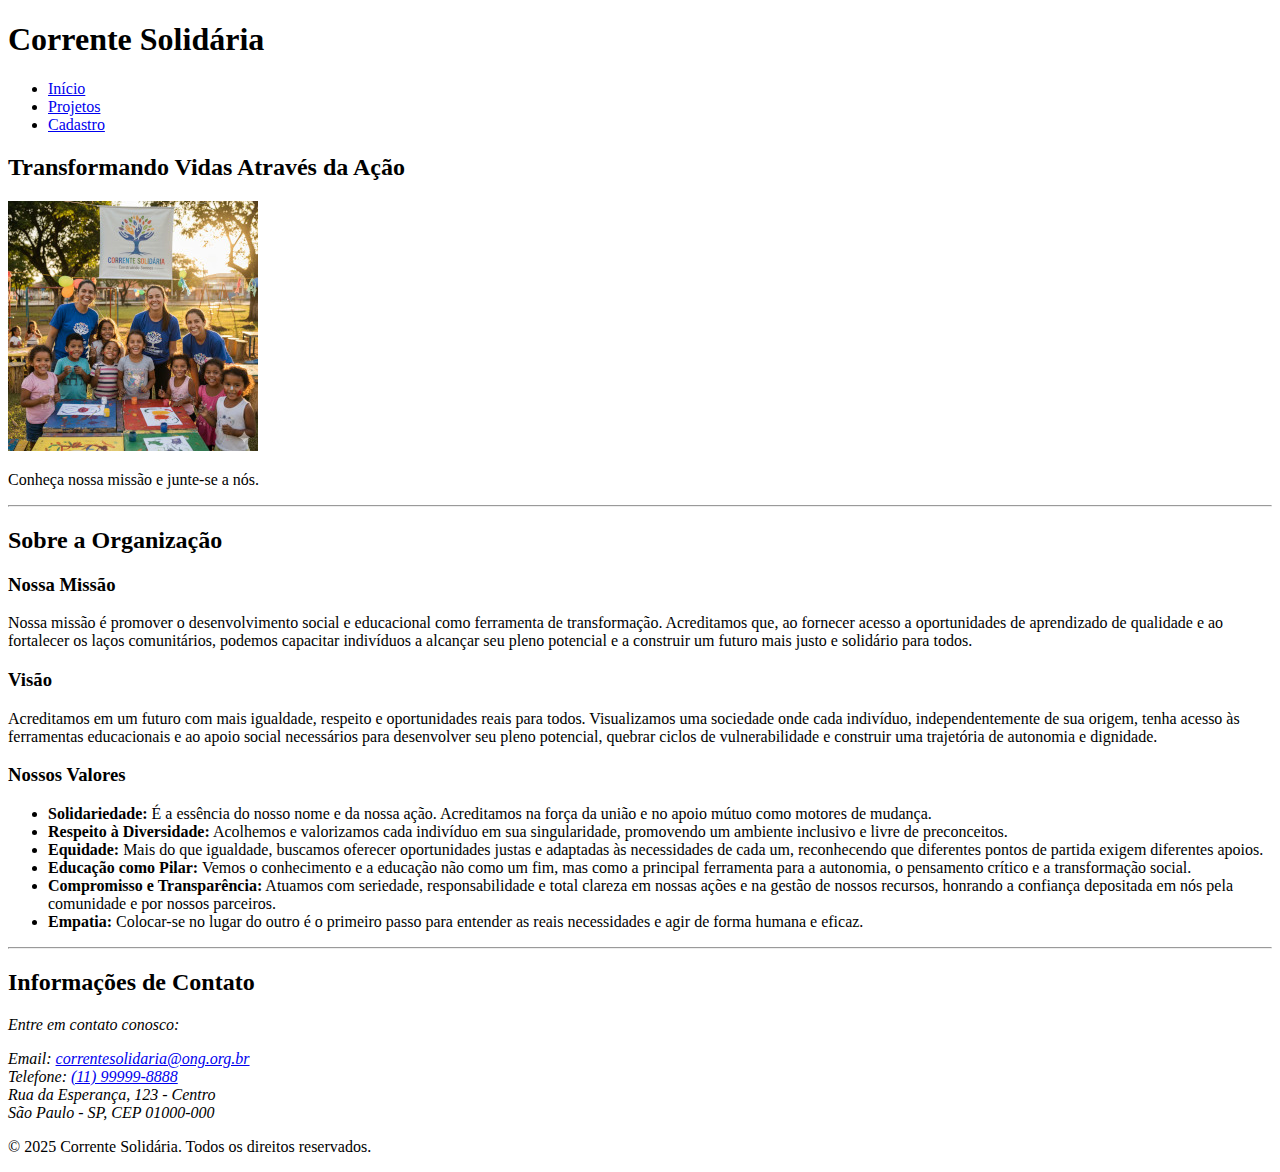
<file: Atividade I/index.html>
<!DOCTYPE html>
<html lang="pt-BR">
<head>
    <meta charset="UTF-8">
    <meta name="viewport" content="width=device-width, initial-scale=1.0">
    <title>Corrente Solidária</title>
    <meta name="description" content="Conheça a Corrente Solidária, nossos projetos sociais e como você pode ajudar.">
</head>
<body>
    <header>
        <h1>Corrente Solidária</h1>
        <nav>
            <ul>
                <li><a href="index.html">Início</a></li>
                <li><a href="projetos.html">Projetos</a></li>
                <li><a href="cadastro.html">Cadastro</a></li>
            </ul>
        </nav>
    </header>
    <main>
        <section id="banner-principal">
            <h2>Transformando Vidas Através da Ação</h2>
            <img src="imagens/imagem-1.jpg" alt="Crianças e voluntários na ONG">
            <p>Conheça nossa missão e junte-se a nós.</p>
        </section>
            <hr>
        <section id="sobre-nos">
            <h2>Sobre a Organização</h2>
            <article>
                <h3>Nossa Missão</h3>
                <p>Nossa missão é promover o desenvolvimento social e educacional como ferramenta de transformação. Acreditamos que, ao fornecer acesso a oportunidades de aprendizado de qualidade e ao fortalecer os laços comunitários, podemos capacitar indivíduos a alcançar seu pleno potencial e a construir um futuro mais justo e solidário para todos.</p>
            </article>
            <article>
                <h3>Visão</h3>
                <p>Acreditamos em um futuro com mais igualdade, respeito e oportunidades reais para todos. Visualizamos uma sociedade onde cada indivíduo, independentemente de sua origem, tenha acesso às ferramentas educacionais e ao apoio social necessários para desenvolver seu pleno potencial, quebrar ciclos de vulnerabilidade e construir uma trajetória de autonomia e dignidade.</p>
                <h3>Nossos Valores</h3>
                <ul>
                    <li><strong>Solidariedade:</strong> É a essência do nosso nome e da nossa ação. Acreditamos na força da união e no apoio mútuo como motores de mudança.</li>
                    <li><strong>Respeito à Diversidade:</strong> Acolhemos e valorizamos cada indivíduo em sua singularidade, promovendo um ambiente inclusivo e livre de preconceitos.</li>
                    <li><strong>Equidade:</strong> Mais do que igualdade, buscamos oferecer oportunidades justas e adaptadas às necessidades de cada um, reconhecendo que diferentes pontos de partida exigem diferentes apoios.</li>
                    <li><strong>Educação como Pilar:</strong> Vemos o conhecimento e a educação não como um fim, mas como a principal ferramenta para a autonomia, o pensamento crítico e a transformação social.</li>
                    <li><strong>Compromisso e Transparência:</strong> Atuamos com seriedade, responsabilidade e total clareza em nossas ações e na gestão de nossos recursos, honrando a confiança depositada em nós pela comunidade e por nossos parceiros.</li>
                    <li><strong>Empatia:</strong> Colocar-se no lugar do outro é o primeiro passo para entender as reais necessidades e agir de forma humana e eficaz.</li>
                </ul>
            </article>
        </section>
                    <hr>
        <section id="contato">
            <h2>Informações de Contato</h2>
            <address>
                <p>Entre em contato conosco:</p>
                Email: <a href="mailto:correntesolidaria@ong.org.br">correntesolidaria@ong.org.br</a><br>
                Telefone: <a href="tel:+5511999998888">(11) 99999-8888</a><br>
                Rua da Esperança, 123 - Centro<br>
                São Paulo - SP, CEP 01000-000
            </address>
        </section>
    </main>
    <footer>
        <p>&copy; 2025 Corrente Solidária. Todos os direitos reservados.</p>
    </footer>
</body>
</html>
</file>
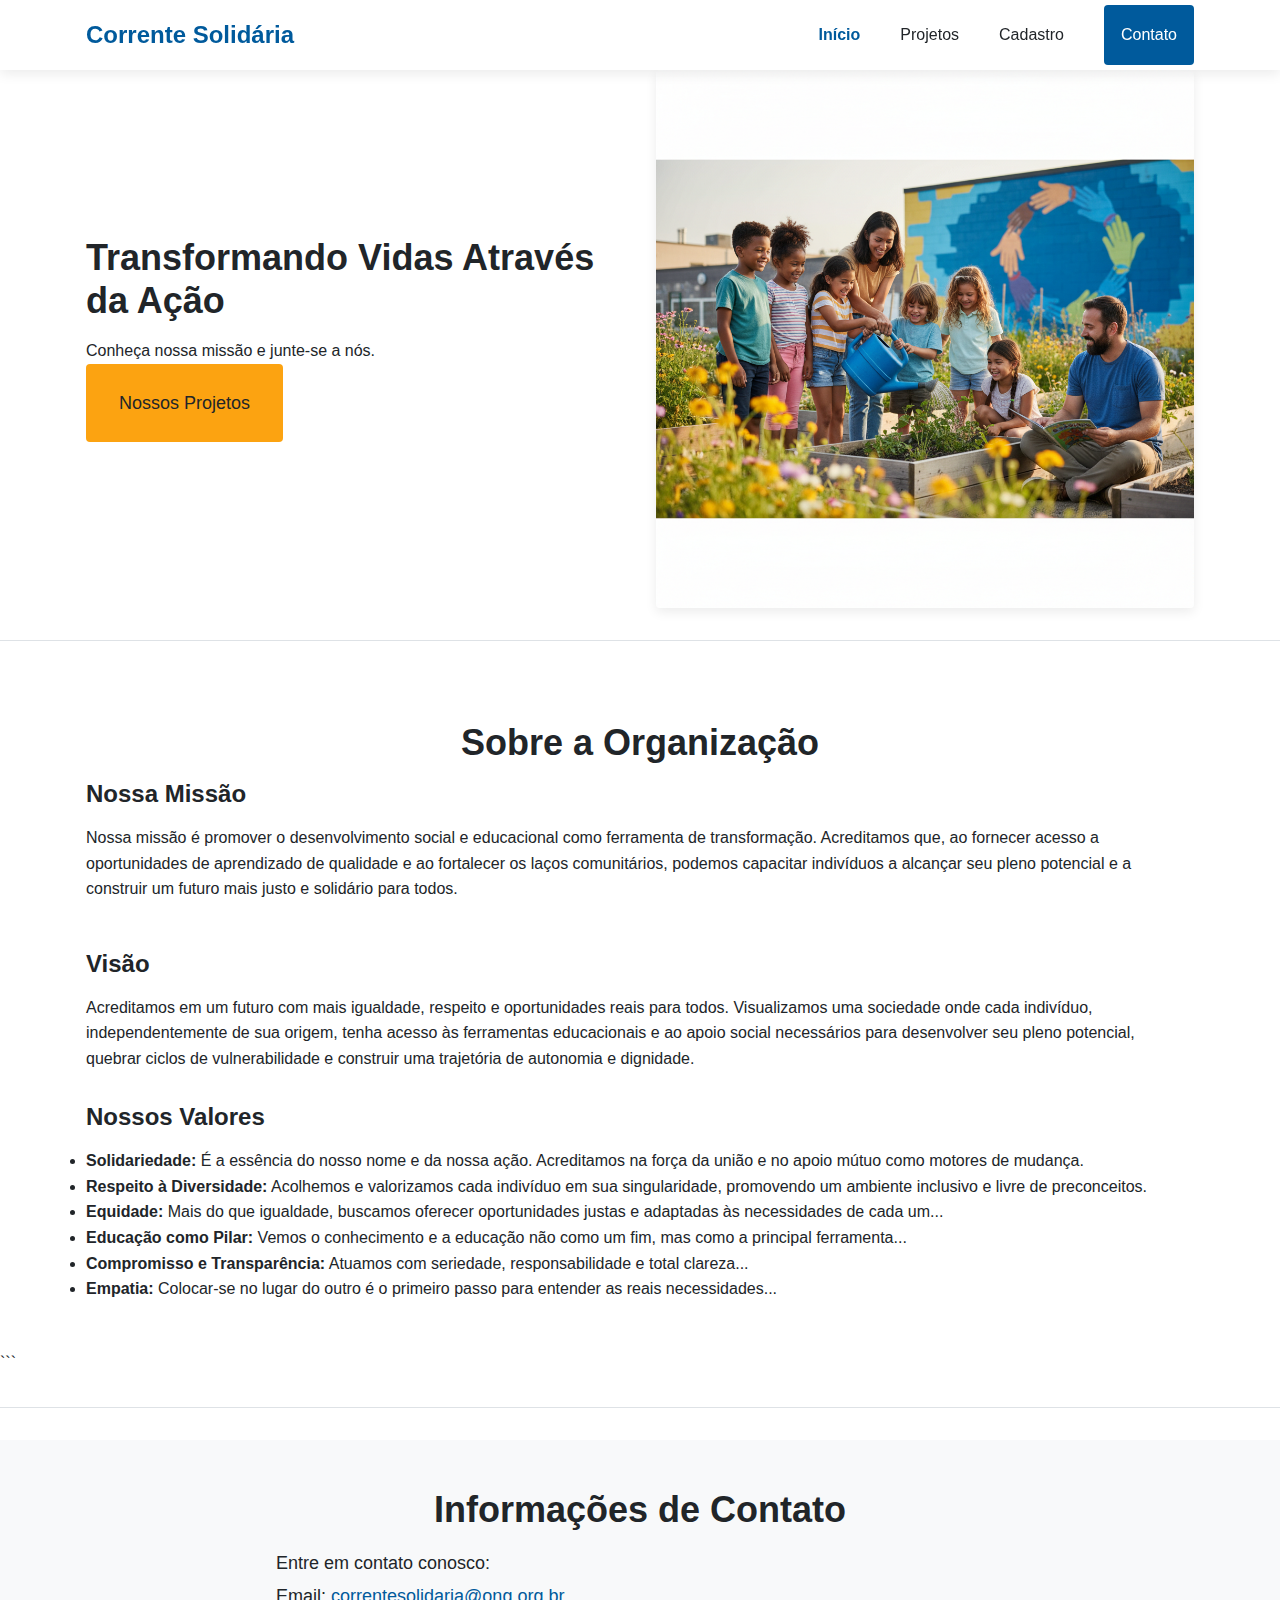
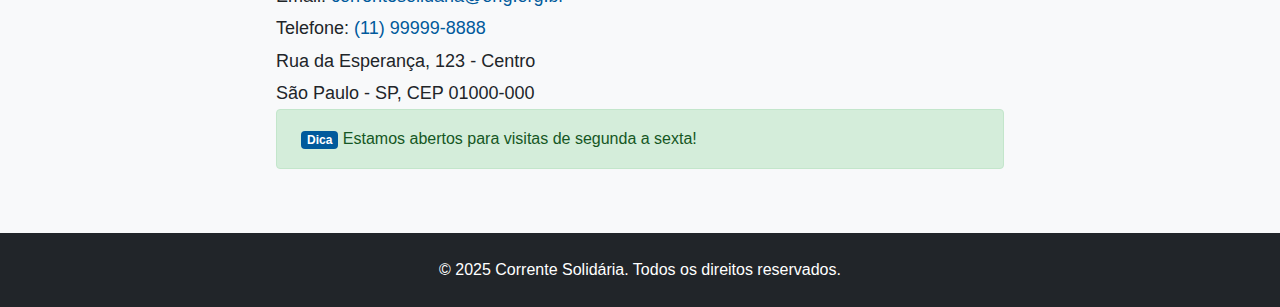
<file: Atividade II/index.html>
<!DOCTYPE html>
<html lang="pt-BR">
<head>
    <meta charset="UTF-8">
    <meta name="viewport" content="width=device-width, initial-scale=1.0">
    <title>Corrente Solidária</title>
    <meta name="description" content="Conheça a Corrente Solidária, nossos projetos sociais e como você pode ajudar.">
    <link rel="stylesheet" href="css/style.css">
</head>
<body>

    <header class="main-header">
        <div class="container">
            <a href="index.html" class="logo">
                <h1>Corrente Solidária</h1>
            </a>

            <button class="nav-toggle" aria-label="Abrir menu">
                <span></span>
                <span></span>
                <span></span>
            </button>

            <nav class="nav-menu">
                <ul>
                    <li><a href="index.html" class="active">Início</a></li>
                    <li><a href="projetos.html">Projetos</a></li>
                    <li><a href="cadastro.html">Cadastro</a></li>
                    <li><a href="#contato" class="btn btn-primary">Contato</a></li>
                </ul>
            </nav>
        </div>
    </header>

    <main>
        <section id="banner-principal" class="banner hero">
            <div class="container">
                <div class="row align-items-center">
                    <div class="col-lg-6 col-md-12">
                        <h2>Transformando Vidas Através da Ação</h2>
                        <p>Conheça nossa missão e junte-se a nós.</p>
                        <a href="projetos.html" class="btn btn-secondary btn-lg">Nossos Projetos</a>
                    </div>
                    <div class="col-lg-6 col-md-12">
                        <img src="imagens/voluntarios-criancas-projeto.jpg.png" alt="Voluntários e crianças sorrindo em uma atividade da Corrente Solidária" class="img-fluid rounded shadow">
                    </div>
                </div>
            </div>
        </section>

        <hr>

        <section id="sobre-nos" class="section-padding">
            <div class="container">
                
                <div class="text-center">
                    <h2>Sobre a Organização</h2>
                </div>
                
                <div class="row">
                
                    <div class="col-lg-8 offset-lg-2">
            
                        <article>
                            <h3>Nossa Missão</h3>
                            <p>Nossa missão é promover o desenvolvimento social e educacional como ferramenta de transformação. Acreditamos que, ao fornecer acesso a oportunidades de aprendizado de qualidade e ao fortalecer os laços comunitários, podemos capacitar indivíduos a alcançar seu pleno potencial e a construir um futuro mais justo e solidário para todos.</p>
                        </article>
                        
                        <article style="margin-top: var(--spacing-5);">
                            <h3>Visão</h3>
                            <p>Acreditamos em um futuro com mais igualdade, respeito e oportunidades reais para todos. Visualizamos uma sociedade onde cada indivíduo, independentemente de sua origem, tenha acesso às ferramentas educacionais e ao apoio social necessários para desenvolver seu pleno potencial, quebrar ciclos de vulnerabilidade e construir uma trajetória de autonomia e dignidade.</p>
                            
                            <h3 style="margin-top: var(--spacing-4);">Nossos Valores</h3>
                            <ul>
                                <li><strong>Solidariedade:</strong> É a essência do nosso nome e da nossa ação. Acreditamos na força da união e no apoio mútuo como motores de mudança.</li>
                                <li><strong>Respeito à Diversidade:</strong> Acolhemos e valorizamos cada indivíduo em sua singularidade, promovendo um ambiente inclusivo e livre de preconceitos.</li>
                                <li><strong>Equidade:</strong> Mais do que igualdade, buscamos oferecer oportunidades justas e adaptadas às necessidades de cada um...</li>
                                <li><strong>Educação como Pilar:</strong> Vemos o conhecimento e a educação não como um fim, mas como a principal ferramenta...</li>
                                <li><strong>Compromisso e Transparência:</strong> Atuamos com seriedade, responsabilidade e total clareza...</li>
                                <li><strong>Empatia:</strong> Colocar-se no lugar do outro é o primeiro passo para entender as reais necessidades...</li>
                            </ul>
                        </article>
            
                    </div> </div> </div> </section> ```

        <hr>

        <section id="contato" class="section-padding bg-light">
            <div class="container">
                <div class="text-center">
                    <h2>Informações de Contato</h2>
                </div>
                <div class="row">
                    <div class="col-md-8 offset-md-2">
                        <address class="contact-info">
                            <p>Entre em contato conosco:</p>
                            Email: <a href="mailto:correntesolidaria@ong.org.br">correntesolidaria@ong.org.br</a><br>
                            Telefone: <a href="tel:+5511999998888">(11) 99999-8888</a><br>
                            Rua da Esperança, 123 - Centro<br>
                            São Paulo - SP, CEP 01000-000
                        </address>
                        <div class="alert alert-success">
                            <span class="badge badge-primary">Dica</span> Estamos abertos para visitas de segunda a sexta!
                        </div>
                    </div>
                </div>
            </div>
        </section>
    </main>

    <footer class="main-footer">
        <div class="container">
            <p>&copy; 2025 Corrente Solidária. Todos os direitos reservados.</p>
        </div>
    </footer>


    <script>
    document.addEventListener('DOMContentLoaded', function() {
        
        // --- CÓDIGO DO MENU HAMBÚRGUER (Existente) ---
        const navToggle = document.querySelector('.nav-toggle');
        const navMenu = document.querySelector('.nav-menu');

        if (navToggle) {
            navToggle.addEventListener('click', function() {
                navMenu.classList.toggle('is-active');
                navToggle.classList.toggle('is-active');
            });
        }

        // --- NOVO CÓDIGO DO DROPDOWN (Clique) ---
        const dropdownToggles = document.querySelectorAll('.dropdown > a');

        dropdownToggles.forEach(function(toggle) {
            toggle.addEventListener('click', function(event) {
                // Previne o link de navegar (já que é href="#!")
                event.preventDefault();

                const dropdownMenu = toggle.nextElementSibling; // Pega o .dropdown-menu
                
                // Fecha outros dropdowns abertos (se houver)
                document.querySelectorAll('.dropdown-menu.is-active').forEach(function(menu) {
                    if (menu !== dropdownMenu) {
                        menu.classList.remove('is-active');
                    }
                });

                // Alterna (abre/fecha) o dropdown clicado
                dropdownMenu.classList.toggle('is-active');
            });
        });

        // Opcional: Fechar dropdowns se clicar fora do menu
        window.addEventListener('click', function(event) {
            if (!event.target.closest('.nav-menu')) {
                document.querySelectorAll('.dropdown-menu.is-active').forEach(function(menu) {
                    menu.classList.remove('is-active');
                });
            }
        });

    });
</script>

</body>
</html>
</file>
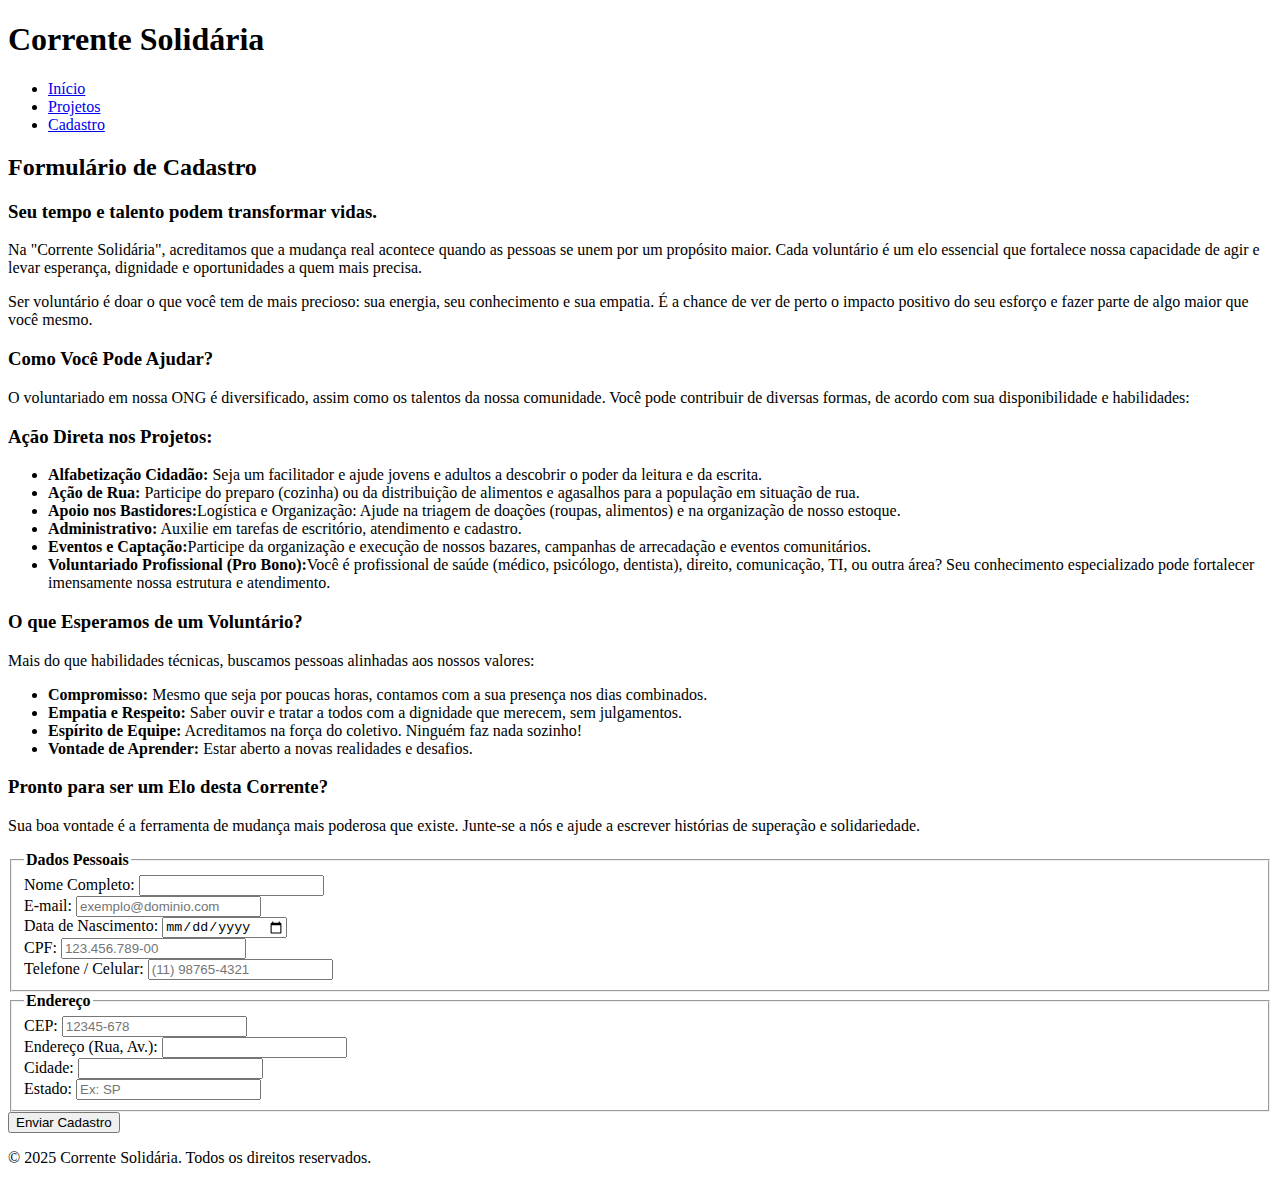
<file: Atividade I/cadastro.html>
<!DOCTYPE html>
<html lang="pt-BR">
<head>
    <meta charset="UTF-8">
    <meta name="viewport" content="width=device-width, initial-scale=1.0">
    <title>Cadastro - Corrente Solidária</title>
    <meta name="description" content="Cadastre-se para ser voluntário ou apoiador da nossa ONG.">
</head>
<body>
    <header>
        <h1>Corrente Solidária</h1>
        <nav>
            <ul>
                <li><a href="index.html">Início</a></li>
                <li><a href="projetos.html">Projetos</a></li>
                <li><a href="cadastro.html">Cadastro</a></li>
            </ul>
        </nav>
    </header>

    <main>
        <h2>Formulário de Cadastro</h2>
            <h3>Seu tempo e talento podem transformar vidas.</h3>
                <p>
                <p>Na "Corrente Solidária", acreditamos que a mudança real acontece quando as pessoas se unem por um propósito maior. Cada voluntário é um elo essencial que fortalece nossa capacidade de agir e levar esperança, dignidade e oportunidades a quem mais precisa.</p>
                <p>Ser voluntário é doar o que você tem de mais precioso: sua energia, seu conhecimento e sua empatia. É a chance de ver de perto o impacto positivo do seu esforço e fazer parte de algo maior que você mesmo.</p>
            <h3>Como Você Pode Ajudar?</h3>
                O voluntariado em nossa ONG é diversificado, assim como os talentos da nossa comunidade. Você pode contribuir de diversas formas, de acordo com sua disponibilidade e habilidades:
            <h3>Ação Direta nos Projetos:</h3>
                <ul>
                    <li><strong>Alfabetização Cidadão:</strong> Seja um facilitador e ajude jovens e adultos a descobrir o poder da leitura e da escrita.</li>
                    <li><strong>Ação de Rua:</strong> Participe do preparo (cozinha) ou da distribuição de alimentos e agasalhos para a população em situação de rua.</li>
                    <li><strong>Apoio nos Bastidores:</strong>Logística e Organização: Ajude na triagem de doações (roupas, alimentos) e na organização de nosso estoque.</li>
                    <li><strong>Administrativo:</strong> Auxilie em tarefas de escritório, atendimento e cadastro.</li>
                    <li><strong>Eventos e Captação:</strong>Participe da organização e execução de nossos bazares, campanhas de arrecadação e eventos comunitários.</li>
                    <li><strong>Voluntariado Profissional (Pro Bono):</strong>Você é profissional de saúde (médico, psicólogo, dentista), direito, comunicação, TI, ou outra área? Seu conhecimento especializado pode fortalecer imensamente nossa estrutura e atendimento.</li>
                </ul>
            <h3>O que Esperamos de um Voluntário?</h3>
                    Mais do que habilidades técnicas, buscamos pessoas alinhadas aos nossos valores:
                <ul>
                    <li><strong>Compromisso:</strong> Mesmo que seja por poucas horas, contamos com a sua presença nos dias combinados.</li>
                    <li><strong>Empatia e Respeito:</strong> Saber ouvir e tratar a todos com a dignidade que merecem, sem julgamentos.</li>
                    <li><strong>Espírito de Equipe:</strong> Acreditamos na força do coletivo. Ninguém faz nada sozinho!</li>
                    <li><strong>Vontade de Aprender:</strong> Estar aberto a novas realidades e desafios.</li>
                </ul>
            <h3>Pronto para ser um Elo desta Corrente?</h3>
                    Sua boa vontade é a ferramenta de mudança mais poderosa que existe. Junte-se a nós e ajude a escrever histórias de superação e solidariedade.</p>
        <form action="processa-cadastro.php" method="post">            
            <fieldset>
                <legend><strong>Dados Pessoais</strong></legend>                
                <div>
                    <label for="nome">Nome Completo:</label>
                    <input type="text" id="nome" name="nome_completo" required minlength="3">
                </div>                
                <div>
                    <label for="email">E-mail:</label>
                    <input type="email" id="email" name="email" required placeholder="exemplo@dominio.com">
                </div>
                <div>
                    <label for="nascimento">Data de Nascimento:</label>
                    <input type="date" id="nascimento" name="data_nascimento" required>
                </div>
                <div>
                    <label for="cpf">CPF:</label>
                    <input type="text" id="cpf" name="cpf" required 
                           pattern="\d{3}\.\d{3}\.\d{3}-\d{2}" 
                           title="Digite o CPF no formato: 123.456.789-00"
                           placeholder="123.456.789-00">
                </div>
                <div>
                    <label for="telefone">Telefone / Celular:</label>
                    <input type="tel" id="telefone" name="telefone" required 
                           pattern="\(\d{2}\) \d{5}-\d{4}"
                           title="Digite o telefone no formato: (11) 98765-4321"
                           placeholder="(11) 98765-4321">
                </div>
            </fieldset>            
            <fieldset>
                <legend><strong>Endereço</strong></legend>
                <div>
                    <label for="cep">CEP:</label>
                    <input type="text" id="cep" name="cep" required 
                           pattern="\d{5}-\d{3}"
                           title="Digite o CEP no formato: 12345-678"
                           placeholder="12345-678">
                </div>
                <div>
                    <label for="endereco">Endereço (Rua, Av.):</label>
                    <input type="text" id="endereco" name="endereco" required>
                </div>                
                <div>
                    <label for="cidade">Cidade:</label>
                    <input type="text" id="cidade" name="cidade" required>
                </div>
                <div>
                    <label for="estado">Estado:</label>
                    <input type="text" id="estado" name="estado" required maxlength="2" placeholder="Ex: SP">
                </div>
            </fieldset>
            <div>
                <button type="submit">Enviar Cadastro</button>
            </div>
        </form>
    </main>
    <footer>
        <p>&copy; 2025 Corrente Solidária. Todos os direitos reservados.</p>
    </footer>
</body>
</html>
</file>
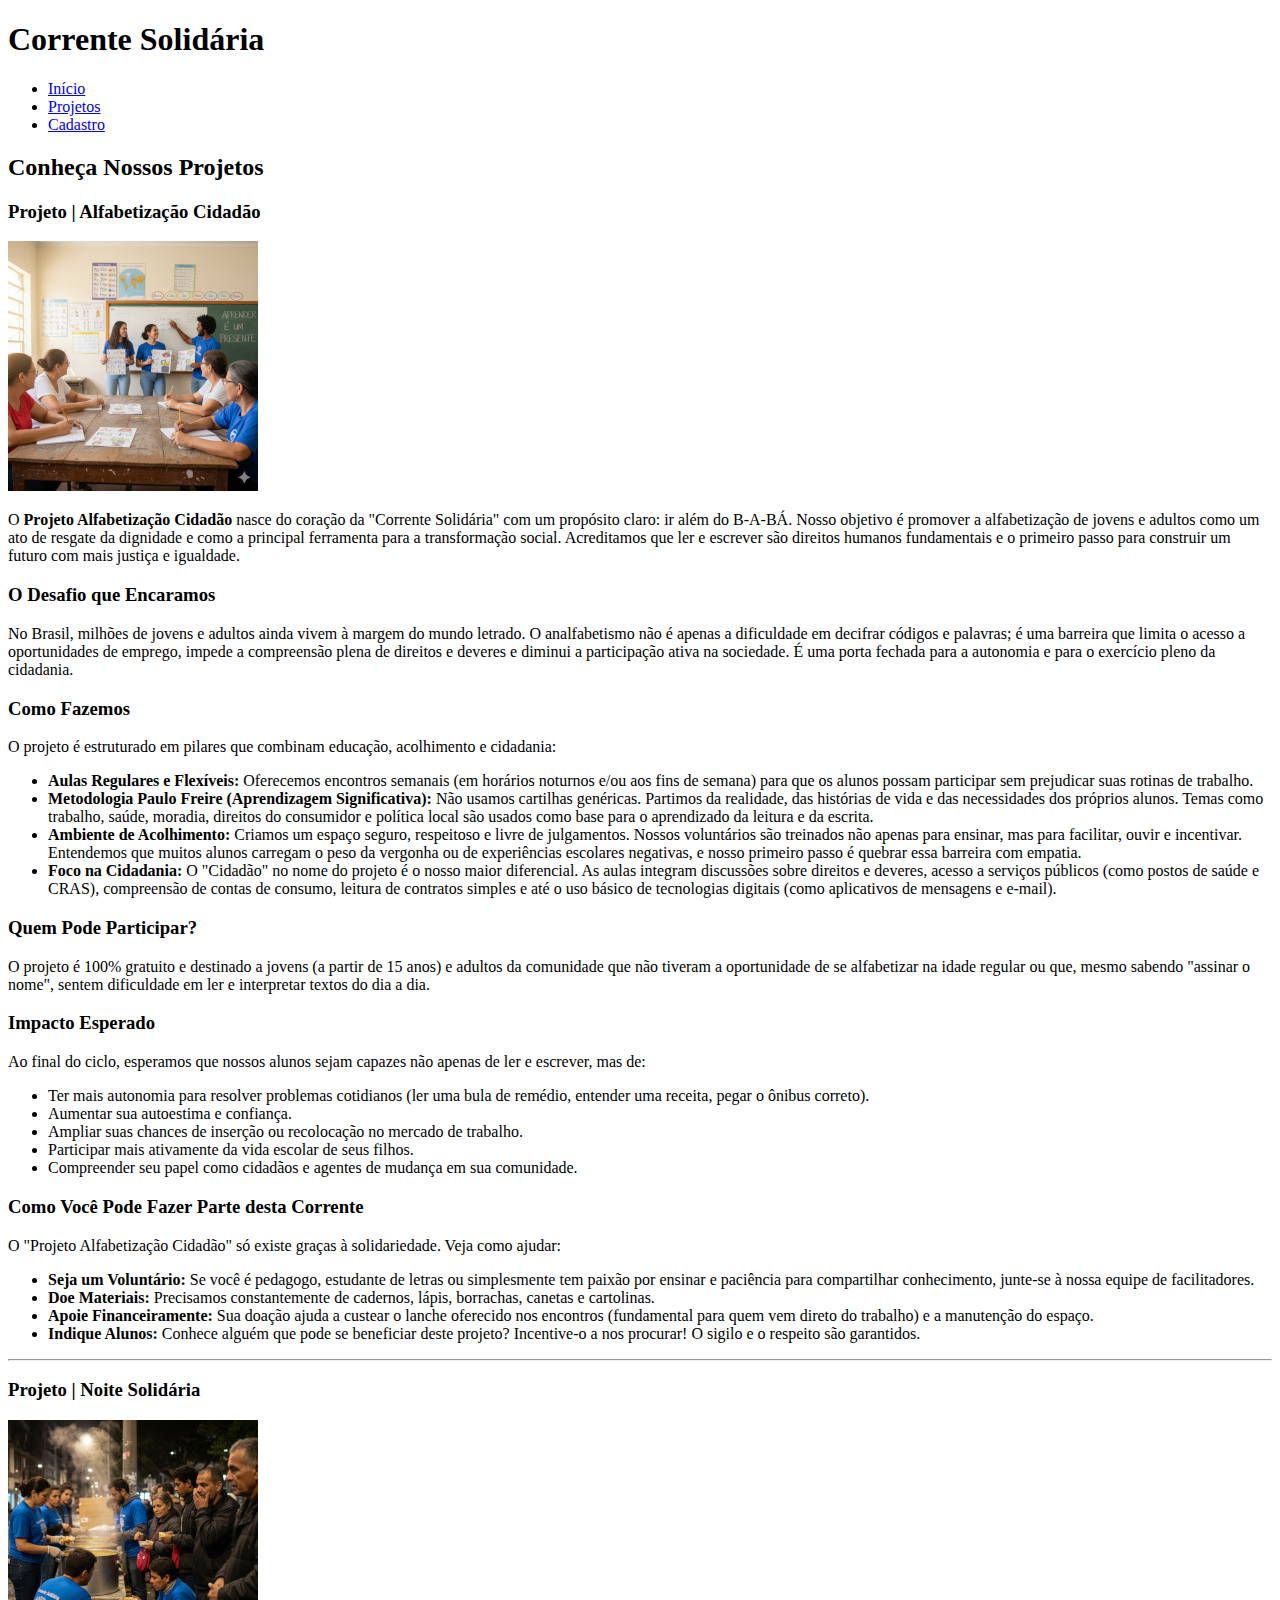
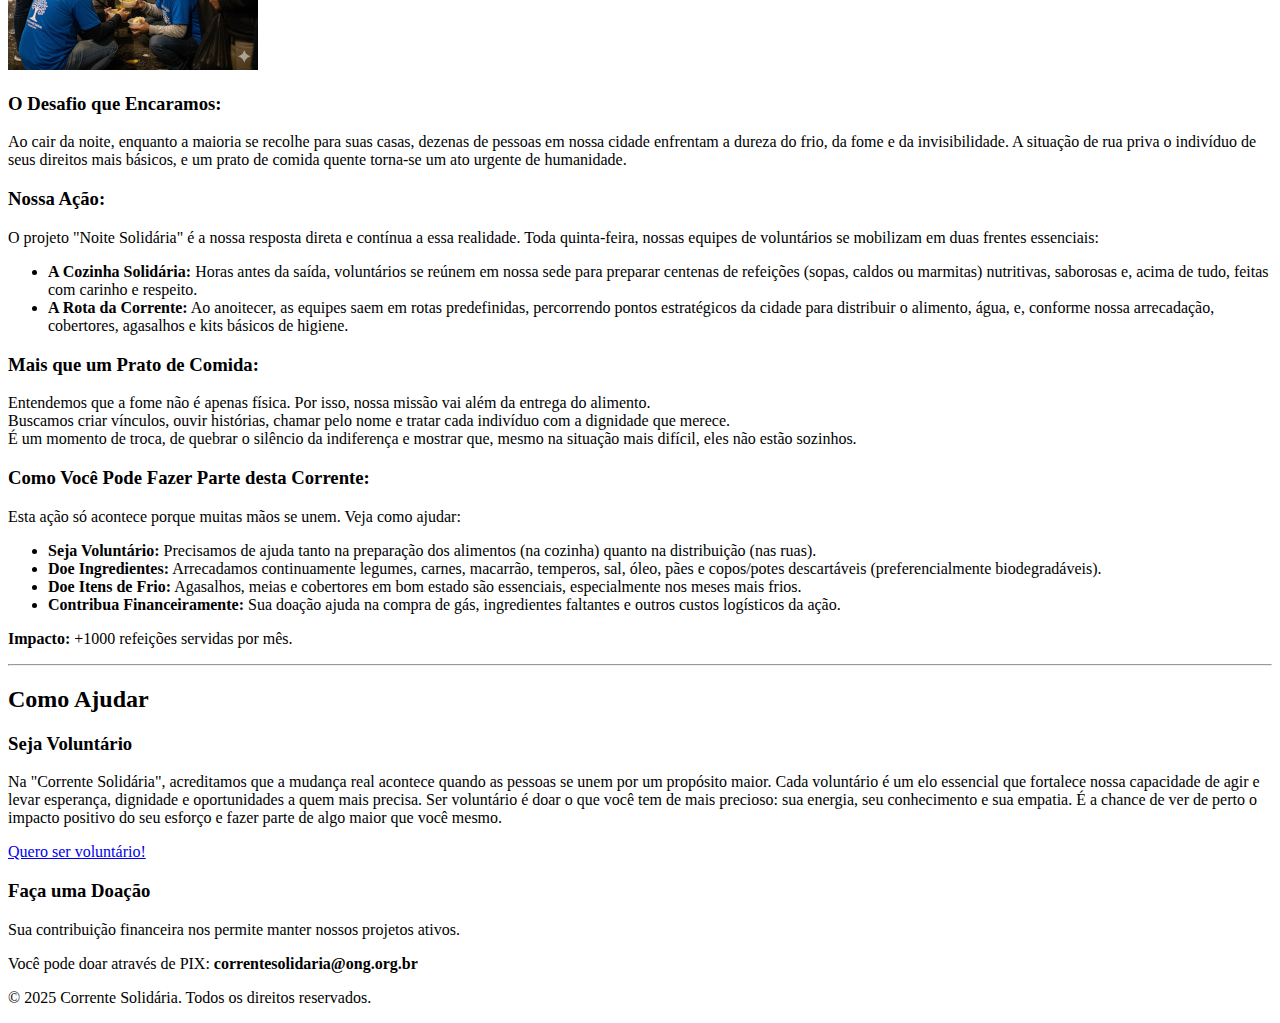
<file: Atividade I/projetos.html>
<!DOCTYPE html>
<html lang="pt-BR">
<head>
    <meta charset="UTF-8">
    <meta name="viewport" content="width=device-width, initial-scale=1.0">
    <title>Projetos - Nome da ONG</title>
    <meta name="description" content="Conheça nossos projetos sociais e saiba como doar ou se voluntariar.">
</head>
<body>
    <header>
        <h1>Corrente Solidária</h1>
        <nav>
            <ul>
                <li><a href="index.html">Início</a></li>
                <li><a href="projetos.html">Projetos</a></li>
                <li><a href="cadastro.html">Cadastro</a></li>
            </ul>
        </nav>
    </header>

    <main>
        <section id="nossos-projetos">
            <h2>Conheça Nossos Projetos</h2>            
            <article class="projeto">
                <h3>Projeto | Alfabetização Cidadão</h3>
                <img src="imagens/imagem-2.jpg" alt="Sala de aula com voluntários ensinando adultos a ler.">
                    <p>O <strong>Projeto Alfabetização Cidadão</strong> nasce do coração da "Corrente Solidária" com um propósito claro: ir além do B-A-BÁ. Nosso objetivo é promover a alfabetização de jovens e adultos como um ato de resgate da dignidade e como a principal ferramenta para a transformação social. Acreditamos que ler e escrever são direitos humanos fundamentais e o primeiro passo para construir um futuro com mais justiça e igualdade.</p>
                    <h3>O Desafio que Encaramos</h3>
                    <p>No Brasil, milhões de jovens e adultos ainda vivem à margem do mundo letrado. O analfabetismo não é apenas a dificuldade em decifrar códigos e palavras; é uma barreira que limita o acesso a oportunidades de emprego, impede a compreensão plena de direitos e deveres e diminui a participação ativa na sociedade. É uma porta fechada para a autonomia e para o exercício pleno da cidadania.
                    <h3>Como Fazemos</h3>
                    O projeto é estruturado em pilares que combinam educação, acolhimento e cidadania:
                    <ul>
                        <li><strong>Aulas Regulares e Flexíveis:</strong> Oferecemos encontros semanais (em horários noturnos e/ou aos fins de semana) para que os alunos possam participar sem prejudicar suas rotinas de trabalho.</li>
                        <li><strong>Metodologia Paulo Freire (Aprendizagem Significativa):</strong> Não usamos cartilhas genéricas. Partimos da realidade, das histórias de vida e das necessidades dos próprios alunos. Temas como trabalho, saúde, moradia, direitos do consumidor e política local são usados como base para o aprendizado da leitura e da escrita.</li>
                        <li><strong>Ambiente de Acolhimento:</strong> Criamos um espaço seguro, respeitoso e livre de julgamentos. Nossos voluntários são treinados não apenas para ensinar, mas para facilitar, ouvir e incentivar. Entendemos que muitos alunos carregam o peso da vergonha ou de experiências escolares negativas, e nosso primeiro passo é quebrar essa barreira com empatia.</li>
                        <li><strong>Foco na Cidadania:</strong> O "Cidadão" no nome do projeto é o nosso maior diferencial. As aulas integram discussões sobre direitos e deveres, acesso a serviços públicos (como postos de saúde e CRAS), compreensão de contas de consumo, leitura de contratos simples e até o uso básico de tecnologias digitais (como aplicativos de mensagens e e-mail).</li>
                    </ul>
                    <h3>Quem Pode Participar?</h3>
                    O projeto é 100% gratuito e destinado a jovens (a partir de 15 anos) e adultos da comunidade que não tiveram a oportunidade de se alfabetizar na idade regular ou que, mesmo sabendo "assinar o nome", sentem dificuldade em ler e interpretar textos do dia a dia.
                    <h3>Impacto Esperado</h3>
                    Ao final do ciclo, esperamos que nossos alunos sejam capazes não apenas de ler e escrever, mas de:
                    <ul>
                        <li>Ter mais autonomia para resolver problemas cotidianos (ler uma bula de remédio, entender uma receita, pegar o ônibus correto).</li>
                        <li>Aumentar sua autoestima e confiança.</li>
                        <li>Ampliar suas chances de inserção ou recolocação no mercado de trabalho.</li>
                        <li>Participar mais ativamente da vida escolar de seus filhos.</li>
                        <li>Compreender seu papel como cidadãos e agentes de mudança em sua comunidade.</li>
                    </ul>
                    <h3>Como Você Pode Fazer Parte desta Corrente</h3>
                    O "Projeto Alfabetização Cidadão" só existe graças à solidariedade. Veja como ajudar:
                    <ul>
                        <li><strong>Seja um Voluntário:</strong> Se você é pedagogo, estudante de letras ou simplesmente tem paixão por ensinar e paciência para compartilhar conhecimento, junte-se à nossa equipe de facilitadores.</li>
                        <li><strong>Doe Materiais:</strong> Precisamos constantemente de cadernos, lápis, borrachas, canetas e cartolinas.</li>
                        <li><strong>Apoie Financeiramente:</strong> Sua doação ajuda a custear o lanche oferecido nos encontros (fundamental para quem vem direto do trabalho) e a manutenção do espaço.</li>
                        <li><strong>Indique Alunos:</strong> Conhece alguém que pode se beneficiar deste projeto? Incentive-o a nos procurar! O sigilo e o respeito são garantidos.</li>
                    </ul></p>
                    <hr>
            </article>
            <article class="projeto">
                <h3>Projeto | Noite Solidária</h3>
                <img src="imagens/imagem-3.jpg" alt="Voluntários distribuindo sopa para pessoas em situação de rua.">
                    <p><h3>O Desafio que Encaramos:</h3> Ao cair da noite, enquanto a maioria se recolhe para suas casas, dezenas de pessoas em nossa cidade enfrentam a dureza do frio, da fome e da invisibilidade. A situação de rua priva o indivíduo de seus direitos mais básicos, e um prato de comida quente torna-se um ato urgente de humanidade.</p>
                    <p><h3>Nossa Ação:</h3> O projeto "Noite Solidária" é a nossa resposta direta e contínua a essa realidade. Toda quinta-feira, nossas equipes de voluntários se mobilizam em duas frentes essenciais:
                <ul>         
                    <li><strong>A Cozinha Solidária:</strong> Horas antes da saída, voluntários se reúnem em nossa sede para preparar centenas de refeições (sopas, caldos ou marmitas) nutritivas, saborosas e, acima de tudo, feitas com carinho e respeito.</li>                  
                    <li><strong>A Rota da Corrente:</strong> Ao anoitecer, as equipes saem em rotas predefinidas, percorrendo pontos estratégicos da cidade para distribuir o alimento, água, e, conforme nossa arrecadação, cobertores, agasalhos e kits básicos de higiene.</li></p>
                </ul>
                    <p><h3>Mais que um Prato de Comida:</h3> Entendemos que a fome não é apenas física. Por isso, nossa missão vai além da entrega do alimento. 
                    <br>Buscamos criar vínculos, ouvir histórias, chamar pelo nome e tratar cada indivíduo com a dignidade que merece. 
                    <br>É um momento de troca, de quebrar o silêncio da indiferença e mostrar que, mesmo na situação mais difícil, eles não estão sozinhos.

                    <p><h3>Como Você Pode Fazer Parte desta Corrente:</h3> Esta ação só acontece porque muitas mãos se unem. Veja como ajudar:</p>
                <ul>
                    <li><strong>Seja Voluntário:</strong> Precisamos de ajuda tanto na preparação dos alimentos (na cozinha) quanto na distribuição (nas ruas).</li>
                    <li><strong>Doe Ingredientes:</strong> Arrecadamos continuamente legumes, carnes, macarrão, temperos, sal, óleo, pães e copos/potes descartáveis (preferencialmente biodegradáveis).</li>
                    <li><strong>Doe Itens de Frio:</strong> Agasalhos, meias e cobertores em bom estado são essenciais, especialmente nos meses mais frios.</li>
                    <li><strong>Contribua Financeiramente:</strong> Sua doação ajuda na compra de gás, ingredientes faltantes e outros custos logísticos da ação.</li></p></ul>
                    <p><strong>Impacto:</strong> +1000 refeições servidas por mês.</p>
            </article>
        </section>
                    <hr>
        <section id="como-ajudar">
            <h2>Como Ajudar</h2>
            <div id="voluntariado">
                <h3>Seja Voluntário</h3>
                    <p>Na "Corrente Solidária", acreditamos que a mudança real acontece quando as pessoas se unem por um propósito maior. Cada voluntário é um elo essencial que fortalece nossa capacidade de agir e levar esperança, dignidade e oportunidades a quem mais precisa.

                    Ser voluntário é doar o que você tem de mais precioso: sua energia, seu conhecimento e sua empatia. É a chance de ver de perto o impacto positivo do seu esforço e fazer parte de algo maior que você mesmo.</p>
                <a href="cadastro.html">Quero ser voluntário!</a>
            </div>
            <div id="doacao">
                <h3>Faça uma Doação</h3>
                <p>Sua contribuição financeira nos permite manter nossos projetos ativos.</p>
                <p>Você pode doar através de PIX: <strong>correntesolidaria@ong.org.br</strong></p>
            </div>
        </section>
    </main>
    <footer>
        <p>&copy; 2025 Corrente Solidária. Todos os direitos reservados.</p>
    </footer>
</body>
</html>
</file>
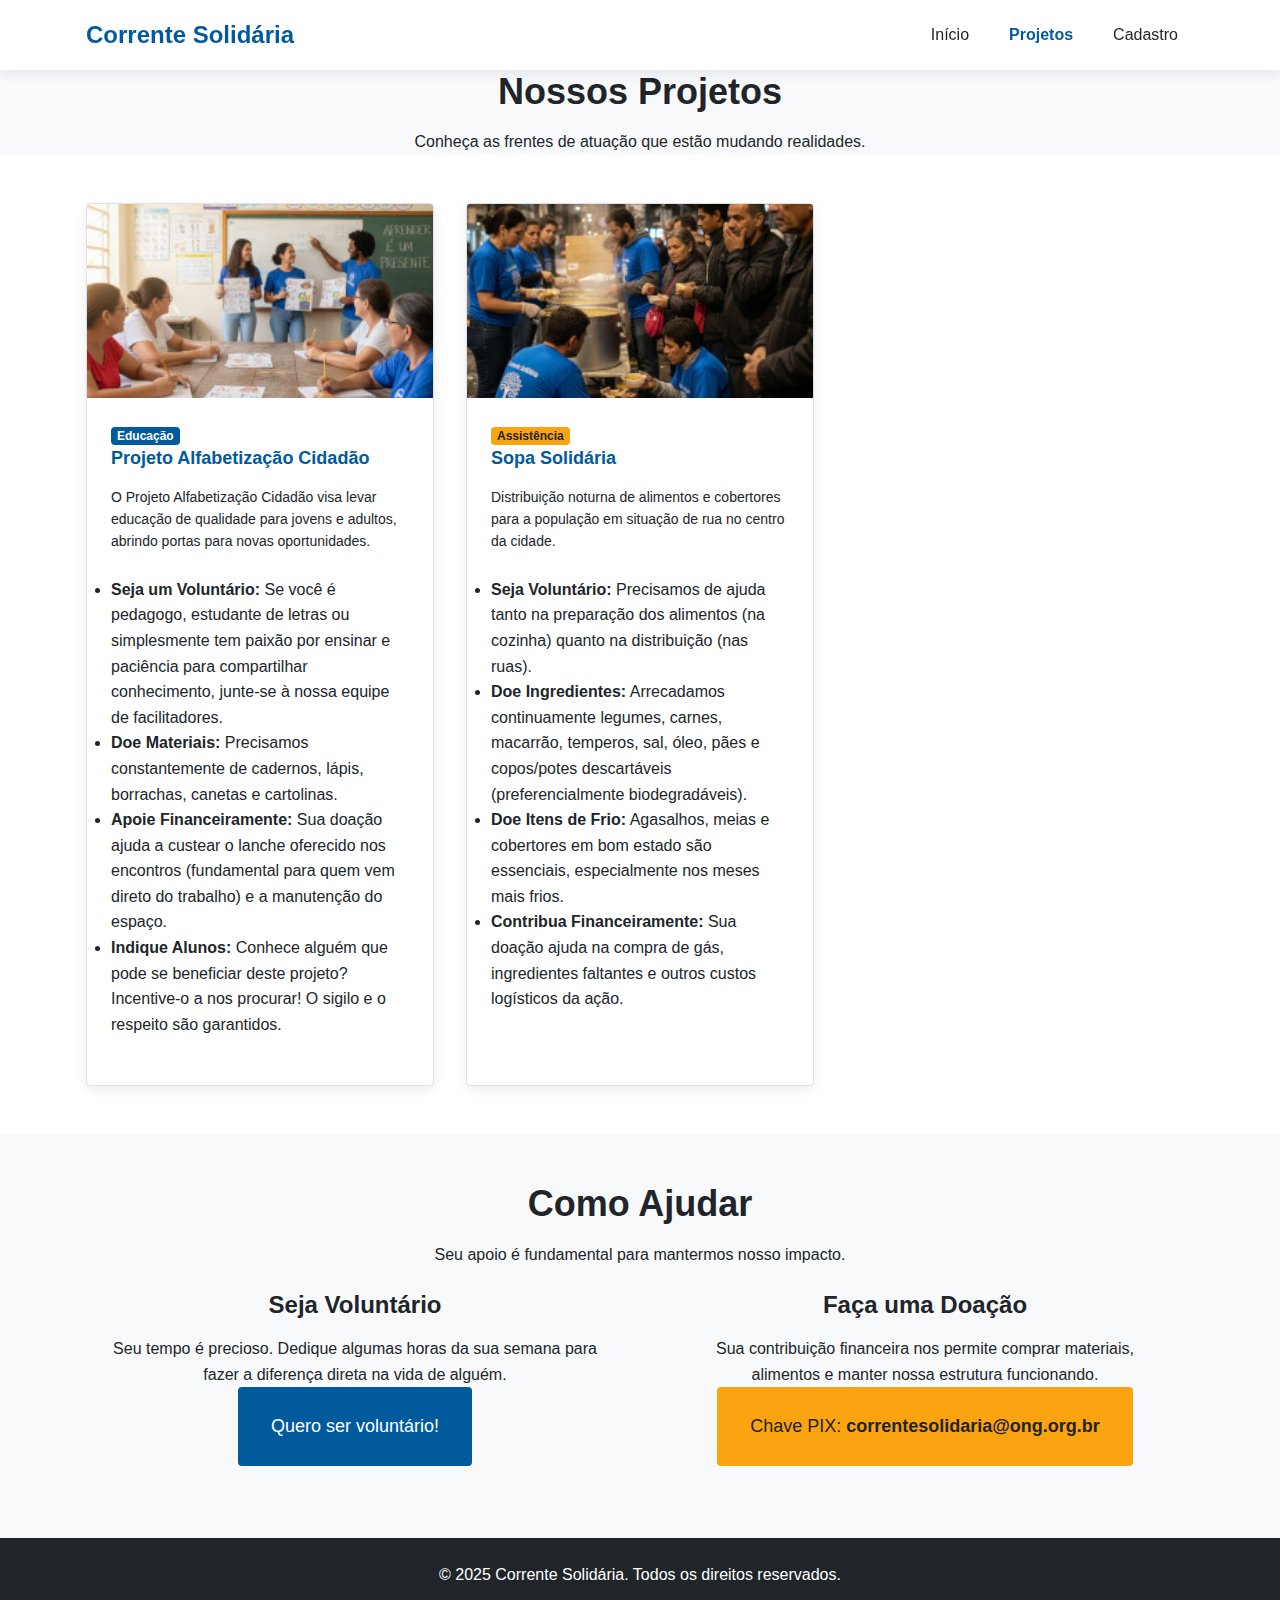
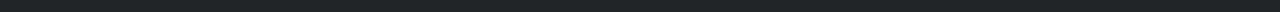
<file: Atividade II/projetos.html>
<!DOCTYPE html>
<html lang="pt-BR">
<head>
    <meta charset="UTF-8">
    <meta name="viewport" content="width=device-width, initial-scale=1.0">
    <title>Projetos - Corrente Solidária</title>
    <meta name="description" content="Conheça nossos projetos sociais e saiba como doar ou se voluntariar.">
    <link rel="stylesheet" href="css/style.css">
</head>
<body>

    <header class="main-header">
        <div class="container">
            <a href="index.html" class="logo">
                <h1>Corrente Solidária</h1>
            </a>

            <button class="nav-toggle" aria-label="Abrir menu">
                <span></span>
                <span></span>
                <span></span>
            </button>
            <nav class="nav-menu">
                <ul>
                    <li><a href="index.html">Início</a></li>
                    <li><a href="projetos.html" class="active">Projetos</a></li>
                    <li><a href="cadastro.html">Cadastro</a></li>
                </ul>
            </nav>
        </div>
    </header>

    <main>
        <section class="banner bg-light">
            <div class="container text-center">
                <h2>Nossos Projetos</h2>
                <p>Conheça as frentes de atuação que estão mudando realidades.</p>
            </div>
        </section>

        <section id="nossos-projetos" class="section-padding">
            <div class="container">
                <div class="row">

                    <div class="col-12 col-md-6 col-lg-4">
                        <article class="card">
                            <img src="imagens/imagem-2.jpg" class="card-img" alt="Sala de aula com voluntários ensinando adultos a ler.">
                            <div class="card-body">
                                <span class="badge badge-primary">Educação</span>
                                <h3 class="card-title">Projeto Alfabetização Cidadão</h3>
                                <p class="card-text">O Projeto Alfabetização Cidadão visa levar educação de qualidade para jovens e adultos, abrindo portas para novas oportunidades.
                                    <ul>
                        <li><strong>Seja um Voluntário:</strong> Se você é pedagogo, estudante de letras ou simplesmente tem paixão por ensinar e paciência para compartilhar conhecimento, junte-se à nossa equipe de facilitadores.</li>
                        <li><strong>Doe Materiais:</strong> Precisamos constantemente de cadernos, lápis, borrachas, canetas e cartolinas.</li>
                        <li><strong>Apoie Financeiramente:</strong> Sua doação ajuda a custear o lanche oferecido nos encontros (fundamental para quem vem direto do trabalho) e a manutenção do espaço.</li>
                        <li><strong>Indique Alunos:</strong> Conhece alguém que pode se beneficiar deste projeto? Incentive-o a nos procurar! O sigilo e o respeito são garantidos.</li>
                    </ul>
                                </p>
                            </div>
                        </article>
                    </div> <div class="col-12 col-md-6 col-lg-4">
                        <article class="card">
                            <img src="imagens/imagem-3.jpg" class="card-img" alt="Voluntários distribuindo sopa.">
                            <div class="card-body">
                                <span class="badge badge-secondary">Assistência</span>
                                <h3 class="card-title">Sopa Solidária</h3>
                                <p class="card-text">Distribuição noturna de alimentos e cobertores para a população em situação de rua no centro da cidade.</p>
                                                <ul>
                    <li><strong>Seja Voluntário:</strong> Precisamos de ajuda tanto na preparação dos alimentos (na cozinha) quanto na distribuição (nas ruas).</li>
                    <li><strong>Doe Ingredientes:</strong> Arrecadamos continuamente legumes, carnes, macarrão, temperos, sal, óleo, pães e copos/potes descartáveis (preferencialmente biodegradáveis).</li>
                    <li><strong>Doe Itens de Frio:</strong> Agasalhos, meias e cobertores em bom estado são essenciais, especialmente nos meses mais frios.</li>
                    <li><strong>Contribua Financeiramente:</strong> Sua doação ajuda na compra de gás, ingredientes faltantes e outros custos logísticos da ação.</li></p></ul>
                            </div>
                        </article>
                    </div> </div> </div>
        </section>

        <section id="como-ajudar" class="section-padding bg-light">
            <div class="container">
                <div class="text-center">
                    <h2>Como Ajudar</h2>
                    <p class="lead">Seu apoio é fundamental para mantermos nosso impacto.</p>
                </div>
                
                <div class="row">
                    <div class="col-md-6">
                        <div class="card-body text-center">
                            <h3>Seja Voluntário</h3>
                            <p>Seu tempo é precioso. Dedique algumas horas da sua semana para fazer a diferença direta na vida de alguém.</p>
                            <a href="cadastro.html" class="btn btn-primary btn-lg">Quero ser voluntário!</a>
                        </div>
                    </div>
                    <div class="col-md-6">
                        <div class="card-body text-center">
                            <h3>Faça uma Doação</h3>
                            <p>Sua contribuição financeira nos permite comprar materiais, alimentos e manter nossa estrutura funcionando.</p>
                            <a href="#" class="btn btn-secondary btn-lg">Chave PIX: <strong>correntesolidaria@ong.org.br</strong> </a>
                        </div>
                    </div>
                </div>
            </div>
        </section>

    </main>

    <footer class="main-footer" id="contato">
        <div class="container">
            <p>&copy; 2025 Corrente Solidária. Todos os direitos reservados.</p>
            </div>
    </footer>

    <script>
    document.addEventListener('DOMContentLoaded', function() {
        
        // --- CÓDIGO DO MENU HAMBÚRGUER (Existente) ---
        const navToggle = document.querySelector('.nav-toggle');
        const navMenu = document.querySelector('.nav-menu');

        if (navToggle) {
            navToggle.addEventListener('click', function() {
                navMenu.classList.toggle('is-active');
                navToggle.classList.toggle('is-active');
            });
        }

        // --- NOVO CÓDIGO DO DROPDOWN (Clique) ---
        const dropdownToggles = document.querySelectorAll('.dropdown > a');

        dropdownToggles.forEach(function(toggle) {
            toggle.addEventListener('click', function(event) {
                // Previne o link de navegar (já que é href="#!")
                event.preventDefault();

                const dropdownMenu = toggle.nextElementSibling; // Pega o .dropdown-menu
                
                // Fecha outros dropdowns abertos (se houver)
                document.querySelectorAll('.dropdown-menu.is-active').forEach(function(menu) {
                    if (menu !== dropdownMenu) {
                        menu.classList.remove('is-active');
                    }
                });

                // Alterna (abre/fecha) o dropdown clicado
                dropdownMenu.classList.toggle('is-active');
            });
        });

        // Opcional: Fechar dropdowns se clicar fora do menu
        window.addEventListener('click', function(event) {
            if (!event.target.closest('.nav-menu')) {
                document.querySelectorAll('.dropdown-menu.is-active').forEach(function(menu) {
                    menu.classList.remove('is-active');
                });
            }
        });

    });
</script>

</body>
</html>
</file>
<file: Atividade II/css/style.css>
/* ===================================================================
   [ ÍNDICE ]
   1. DESIGN SYSTEM (Variáveis CSS)
      - Cores
      - Tipografia
      - Espaçamento
      - Outros (Bordas, Sombras)
   2. ESTILOS GLOBAIS E RESET
   3. SISTEMA DE GRID (12 Colunas) E LAYOUT
      - Container, Row, Cols
      - Layout Principal (CSS Grid)
   4. NAVEGAÇÃO (Header, Menu Hambúrguer, Dropdown)
   5. COMPONENTES
      - Botões
      - Cards (Para projetos.html)
      - Formulários (Para cadastro.html)
      - Alertas, Badges
      - Helpers (Classes Utilitárias)
   6. BREAKPOINTS RESPONSIVOS (5 Breakpoints)
=================================================================== */


/* ===================================================================
   1. DESIGN SYSTEM (Variáveis CSS)
=================================================================== */
:root {
    /* 1.1. Paleta de Cores (10 cores) */
    --color-primary: #005a9c;       /* Azul primário */
    --color-primary-dark: #003d6b;    /* Azul para hover */
    --color-secondary: #fca311;     /* Laranja/Amarelo acento */
    --color-secondary-dark: #e8960e;  /* Laranja para hover */
    
    --color-success: #28a745;       /* Verde */
    --color-danger: #dc3545;        /* Vermelho */
    --color-info: #17a2b8;          /* Azul info */

    --color-neutral-light: #f8f9fa; /* Fundo claro (bg-light) */
    --color-neutral-medium: #dee2e6;  /* Bordas */
    --color-neutral-dark: #495057;   /* Texto secundário */
    
    --color-black: #212529;         /* Texto principal */
    --color-white: #ffffff;

    /* 1.2. Tipografia (7 tamanhos) */
    --font-family-base: 'Helvetica Neue', Helvetica, Arial, sans-serif;
    --font-size-xs: 0.75rem;    /* 12px */
    --font-size-sm: 0.875rem;   /* 14px */
    --font-size-base: 1rem;       /* 16px */
    --font-size-md: 1.125rem;  /* 18px */
    --font-size-lg: 1.5rem;     /* 24px */
    --font-size-xl: 2.25rem;    /* 36px */
    --font-size-xxl: 3rem;      /* 48px */

    /* 1.3. Espaçamento Modular (Base 8px) */
    --spacing-1: 0.5rem;  /* 8px */
    --spacing-2: 1rem;    /* 16px */
    --spacing-3: 1.5rem;  /* 24px */
    --spacing-4: 2rem;    /* 32px */
    --spacing-5: 3rem;    /* 48px */
    --spacing-6: 4rem;    /* 64px */

    /* 1.4. Outros */
    --border-radius: 0.25rem; /* 4px */
    --box-shadow: 0 4px 12px rgba(0, 0, 0, 0.08);
    --transition-speed: 0.2s ease-in-out;
}

/* ===================================================================
   2. ESTILOS GLOBAIS E RESET
=================================================================== */
* {
    margin: 0;
    padding: 0;
    box-sizing: border-box;
}

html {
    scroll-behavior: smooth;
    font-size: 16px; /* Define a base para 'rem' */
}

body {
    font-family: var(--font-family-base);
    font-size: var(--font-size-base);
    line-height: 1.6;
    color: var(--color-black);
    background-color: var(--color-white);
    
    /* Requisito: Layout principal com CSS Grid */
    display: grid;
    grid-template-rows: auto 1fr auto; /* Header, Main (flexível), Footer */
    min-height: 100vh;
}

img {
    max-width: 100%;
    height: auto;
    display: block;
}

a {
    color: var(--color-primary);
    text-decoration: none;
    transition: var(--transition-speed);
}
a:hover {
    color: var(--color-primary-dark);
    text-decoration: underline;
}

h1, h2, h3, h4, h5, h6 {
    margin-bottom: var(--spacing-2);
    line-height: 1.2;
    font-weight: 600;
}
h1 { font-size: var(--font-size-xxl); }
h2 { font-size: var(--font-size-xl); }
h3 { font-size: var(--font-size-lg); }
h4 { font-size: var(--font-size-md); }

hr {
    border: 0;
    border-top: 1px solid var(--color-neutral-medium);
    margin: var(--spacing-4) 0;
}

/* ===================================================================
   3. SISTEMA DE GRID (12 Colunas) E LAYOUT
=================================================================== */
.container {
    width: 100%;
    padding-left: var(--spacing-2);
    padding-right: var(--spacing-2);
    margin-left: auto;
    margin-right: auto;
}

/* Requisito: Flexbox para alinhamentos */
.row {
    display: flex;
    flex-wrap: wrap;
    margin-left: calc(var(--spacing-2) * -1);
    margin-right: calc(var(--spacing-2) * -1);
}

/* Colunas - base (mobile-first) */
[class^="col-"] {
    width: 100%;
    padding-left: var(--spacing-2);
    padding-right: var(--spacing-2);
    min-width: 0; /* Correção do flexbox */
}

/* Geração do Grid de 12 colunas (padrão mobile) */
.col-1  { flex-basis: 8.333333%; max-width: 8.333333%; }
.col-2  { flex-basis: 16.666667%; max-width: 16.666667%; }
.col-3  { flex-basis: 25%; max-width: 25%; }
.col-4  { flex-basis: 33.333333%; max-width: 33.333333%; }
.col-5  { flex-basis: 41.666667%; max-width: 41.666667%; }
.col-6  { flex-basis: 50%; max-width: 50%; }
.col-7  { flex-basis: 58.333333%; max-width: 58.333333%; }
.col-8  { flex-basis: 66.666667%; max-width: 66.666667%; }
.col-9  { flex-basis: 75%; max-width: 75%; }
.col-10 { flex-basis: 83.333333%; max-width: 83.333333%; }
.col-11 { flex-basis: 91.666667%; max-width: 91.666667%; }
.col-12 { flex-basis: 100%; max-width: 100%; }

/* Offsets */
.offset-1  { margin-left: 8.333333%; }
.offset-2  { margin-left: 16.666667%; }
.offset-3  { margin-left: 25%; }
/* ... (pode adicionar mais offsets) */

/* Layout Principal (Header, Main, Footer) */
.main-header { grid-row: 1; background: var(--color-white); box-shadow: var(--box-shadow); position: sticky; top: 0; z-index: 1000; }
main { grid-row: 2; }
.main-footer { grid-row: 3; background: var(--color-black); color: var(--color-white); padding: var(--spacing-3) 0; }
.main-footer .container { text-align: center; }

/* ===================================================================
   4. NAVEGAÇÃO (Header, Menu Hambúrguer, Dropdown)
=================================================================== */
.main-header .container {
    /* Requisito: Flexbox para alinhamentos internos */
    display: flex;
    justify-content: space-between;
    align-items: center;
    height: 70px;
}

.logo h1 {
    font-size: var(--font-size-lg);
    color: var(--color-primary);
    margin: 0;
}
.logo h1:hover { text-decoration: none; }

/* --- Mobile Menu (Hambúrguer) --- */
.nav-toggle {
    display: block; /* Visível no mobile */
    background: transparent;
    border: none;
    cursor: pointer;
    padding: var(--spacing-1);
    z-index: 1001;
}

.nav-toggle span {
    display: block;
    width: 25px;
    height: 3px;
    background: var(--color-black);
    margin: 5px 0;
    transition: var(--transition-speed);
}

/* Animação do Hambúrguer -> X */
.nav-toggle.is-active span:nth-child(1) {
    transform: rotate(45deg) translate(5px, 5px);
}
.nav-toggle.is-active span:nth-child(2) {
    opacity: 0;
}
.nav-toggle.is-active span:nth-child(3) {
    transform: rotate(-45deg) translate(7px, -6px);
}

.nav-menu {
    /* Requisito: Menu mobile */
    display: none; /* Escondido por padrão */
    position: fixed;
    top: 70px; /* Abaixo do header */
    left: 0;
    width: 100%;
    height: calc(100vh - 70px);
    background: var(--color-white);
    padding: var(--spacing-3);
    border-top: 1px solid var(--color-neutral-medium);
}

.nav-menu.is-active {
    display: block; /* Mostra o menu quando JS adiciona a classe */
}

.nav-menu > ul {
    list-style: none;
}
.nav-menu li {
    border-bottom: 1px solid var(--color-neutral-light);
}
.nav-menu a {
    display: block;
    padding: var(--spacing-2) 0;
    font-size: var(--font-size-md);
    font-weight: 500;
    text-decoration: none;
}
.nav-menu a.active {
    color: var(--color-primary);
    font-weight: bold;
}

/* --- Dropdown (Mobile) --- */
.dropdown-menu {
    padding-left: var(--spacing-2);
    display: none; /* Escondido por padrão */
}
.dropdown-menu li { border: none; }
.dropdown-menu a {
    font-size: var(--font-size-base);
    padding: var(--spacing-1) 0;
    color: var(--color-neutral-dark);
}
/* Simples toggle de dropdown no mobile */
/* Toggle de dropdown por clique (mobile) */
.dropdown-menu.is-active { /* <-- CORRIGIDO */
    display: block;
}

/* ===================================================================
   5. COMPONENTES
=================================================================== */

/* --- 5.1 Botões --- */
.btn {
    display: inline-block;
    padding: var(--spacing-2) var(--spacing-3);
    font-size: var(--font-size-base);
    font-weight: 500;
    border: 1px solid transparent;
    border-radius: var(--border-radius);
    cursor: pointer;
    text-align: center;
    text-decoration: none;
    transition: var(--transition-speed);
}
.btn-lg {
    padding: var(--spacing-3) var(--spacing-4);
    font-size: var(--font-size-md);
}

/* Estados do Botão */
.btn:hover { text-decoration: none; }
.btn:focus { outline: none; box-shadow: 0 0 0 3px rgba(var(--color-primary), 0.25); }
.btn:active { transform: translateY(1px); }
.btn:disabled, .btn.disabled { opacity: 0.65; cursor: not-allowed; }

/* Variações de Botão */
.btn-primary {
    background: var(--color-primary);
    color: var(--color-white);
}
.btn-primary:hover { background: var(--color-primary-dark); }

.btn-secondary {
    background: var(--color-secondary);
    color: var(--color-black);
}
.btn-secondary:hover { background: var(--color-secondary-dark); }

.btn-outline-primary {
    background: transparent;
    color: var(--color-primary);
    border-color: var(--color-primary);
}
.btn-outline-primary:hover {
    background: var(--color-primary);
    color: var(--color-white);
}

/* --- 5.2 Cards (Para projetos.html) --- */
.card {
    background: var(--color-white);
    border: 1px solid var(--color-neutral-medium);
    border-radius: var(--border-radius);
    box-shadow: var(--box-shadow);
    overflow: hidden; /* Para a imagem se ajustar */
    height: 100%;
    margin-bottom: var(--spacing-3);
}
.card-img {
    width: 100%;
    aspect-ratio: 16 / 9; /* CSS3: Proporção da imagem */
    object-fit: cover;
}
.card-body {
    padding: var(--spacing-3);
}
.card-title {
    font-size: var(--font-size-md);
    color: var(--color-primary);
    margin-bottom: var(--spacing-2);
}
.card-text {
    font-size: var(--font-size-sm);
    margin-bottom: var(--spacing-3);
}

/* --- 5.3 Formulários (Para cadastro.html) --- */
.form-group {
    margin-bottom: var(--spacing-3);
}
.form-label {
    display: block;
    font-weight: 500;
    margin-bottom: var(--spacing-1);
}
.form-control {
    display: block;
    width: 100%;
    padding: var(--spacing-2);
    font-size: var(--font-size-base);
    border: 1px solid var(--color-neutral-medium);
    border-radius: var(--border-radius);
    transition: var(--transition-speed);
}
.form-control:focus {
    outline: none;
    border-color: var(--color-primary);
    box-shadow: 0 0 0 3px rgba(var(--color-primary), 0.25);
}

/* Validação Visual (HTML5) */
.form-control:invalid:not(:placeholder-shown) {
    border-color: var(--color-danger);
}
.form-control:valid:not(:placeholder-shown) {
    border-color: var(--color-success);
}
/* Mensagem de validação (a ser adicionada no HTML) */
.invalid-feedback {
    display: none;
    color: var(--color-danger);
    font-size: var(--font-size-sm);
    margin-top: var(--spacing-1);
}
.form-control:invalid:not(:placeholder-shown) + .invalid-feedback {
    display: block;
}


/* --- 5.4 Alertas --- */
.alert {
    padding: var(--spacing-2) var(--spacing-3);
    margin-bottom: var(--spacing-2);
    border: 1px solid transparent;
    border-radius: var(--border-radius);
}
.alert-success {
    color: #155724;
    background-color: #d4edda;
    border-color: #c3e6cb;
}
.alert-danger {
    color: #721c24;
    background-color: #f8d7da;
    border-color: #f5c6cb;
}

/* --- 5.5 Badges --- */
.badge {
    display: inline-block;
    padding: 0.25em 0.5em;
    font-size: var(--font-size-xs);
    font-weight: 600;
    line-height: 1;
    text-align: center;
    border-radius: var(--border-radius);
}
.badge-primary {
    color: var(--color-white);
    background-color: var(--color-primary);
}
.badge-secondary {
    color: var(--color-black);
    background-color: var(--color-secondary);
}


/* --- 5.6 Classes Utilitárias (Helpers) --- */
.text-center { text-align: center; }
.img-fluid { max-width: 100%; height: auto; }
.rounded { border-radius: var(--border-radius) !important; }
.shadow { box-shadow: var(--box-shadow) !important; }
.bg-light { background-color: var(--color-neutral-light); }
.section-padding { padding: var(--spacing-5) 0; }
.align-items-center { align-items: center; }
.contact-info {
    font-style: normal;
    line-height: 1.8;
    font-size: var(--font-size-md);
}

/* ===================================================================
   6. BREAKPOINTS RESPONSIVOS (5 Breakpoints)
   - sm: 576px
   - md: 768px
   - lg: 992px
   - xl: 1200px
   - xxl: 1400px
=================================================================== */

/* --- Breakpoint 1: Small (sm) >= 576px --- */
@media (min-width: 576px) {
    .container { max-width: 540px; }
    
    /* Grid .col-sm-* */
    .col-sm-1  { flex-basis: 8.333333%; max-width: 8.333333%; }
    .col-sm-2  { flex-basis: 16.666667%; max-width: 16.666667%; }
    .col-sm-3  { flex-basis: 25%; max-width: 25%; }
    .col-sm-4  { flex-basis: 33.333333%; max-width: 33.333333%; }
    .col-sm-5  { flex-basis: 41.666667%; max-width: 41.666667%; }
    .col-sm-6  { flex-basis: 50%; max-width: 50%; }
    .col-sm-12 { flex-basis: 100%; max-width: 100%; }
    .offset-sm-2 { margin-left: 16.666667%; }
}

/* --- Breakpoint 2: Medium (md) >= 768px --- */
@media (min-width: 768px) {
    .container { max-width: 720px; }

    /* Grid .col-md-* */
    .col-md-1  { flex-basis: 8.333333%; max-width: 8.333333%; }
    .col-md-2  { flex-basis: 16.666667%; max-width: 16.666667%; }
    .col-md-3  { flex-basis: 25%; max-width: 25%; }
    .col-md-4  { flex-basis: 33.333333%; max-width: 33.333333%; }
    .col-md-6  { flex-basis: 50%; max-width: 50%; }
    .col-md-8  { flex-basis: 66.666667%; max-width: 66.666667%; }
    .col-md-12 { flex-basis: 100%; max-width: 100%; }
    .offset-md-2 { margin-left: 16.666667%; }
}

/* --- Breakpoint 3: Large (lg) >= 992px --- */
@media (min-width: 992px) {
    .container { max-width: 960px; }

    /* --- Navegação Desktop --- */
    .nav-toggle {
        display: none; /* Esconde o hambúrguer */
    }
    .nav-menu {
        display: flex; /* Mostra o menu desktop */
        position: static;
        width: auto;
        height: auto;
        background: transparent;
        border: none;
        padding: 0;
    }
    .nav-menu > ul { /* <-- CORRIGIDO COM > */
    display: flex; /* Requisito: Flexbox */
    align-items: center;
}
    .nav-menu li {
        border-bottom: none;
        margin-left: var(--spacing-1);
    }
    .nav-menu a {
        padding: var(--spacing-2);
        font-size: var(--font-size-base);
        color: var(--color-black);
    }
    .nav-menu a.btn {
        color: var(--color-white); /* Cor do texto do botão */
        margin-left: var(--spacing-2);
    }
    .nav-menu a.btn:hover {
        color: var(--color-white);
    }

    /* --- Dropdown Desktop --- */
    .dropdown {
        position: relative; /* Contexto para o menu absoluto */
    }
    .dropdown-menu {
        display: none;
        position: absolute;
        top: 100%;
        left: 0;
        min-width: 200px;
        background: var(--color-white);
        box-shadow: var(--box-shadow);
        border-radius: var(--border-radius);
        padding: var(--spacing-1) 0;
        z-index: 1000;
    }
    .dropdown-menu.is-active { /* <-- CORRIGIDO */
    display: block; /* Mostra no clique */
}
    .dropdown-menu a {
        padding: var(--spacing-1) var(--spacing-3);
        color: var(--color-black);
    }
    .dropdown-menu a:hover {
        background: var(--color-neutral-light);
    }

    /* Grid .col-lg-* */
    .col-lg-4 { flex-basis: 33.333333%; max-width: 33.333333%; }
    .col-lg-6 { flex-basis: 50%; max-width: 50%; }
    .col-lg-12 { flex-basis: 100%; max-width: 100%; }
}

/* --- Breakpoint 4: Extra Large (xl) >= 1200px --- */
@media (min-width: 1200px) {
    .container { max-width: 1140px; }
}

/* --- Breakpoint 5: Extra Extra Large (xxl) >= 1400px --- */
@media (min-width: 1400px) {
    .container { max-width: 1320px; }
}
</file>
